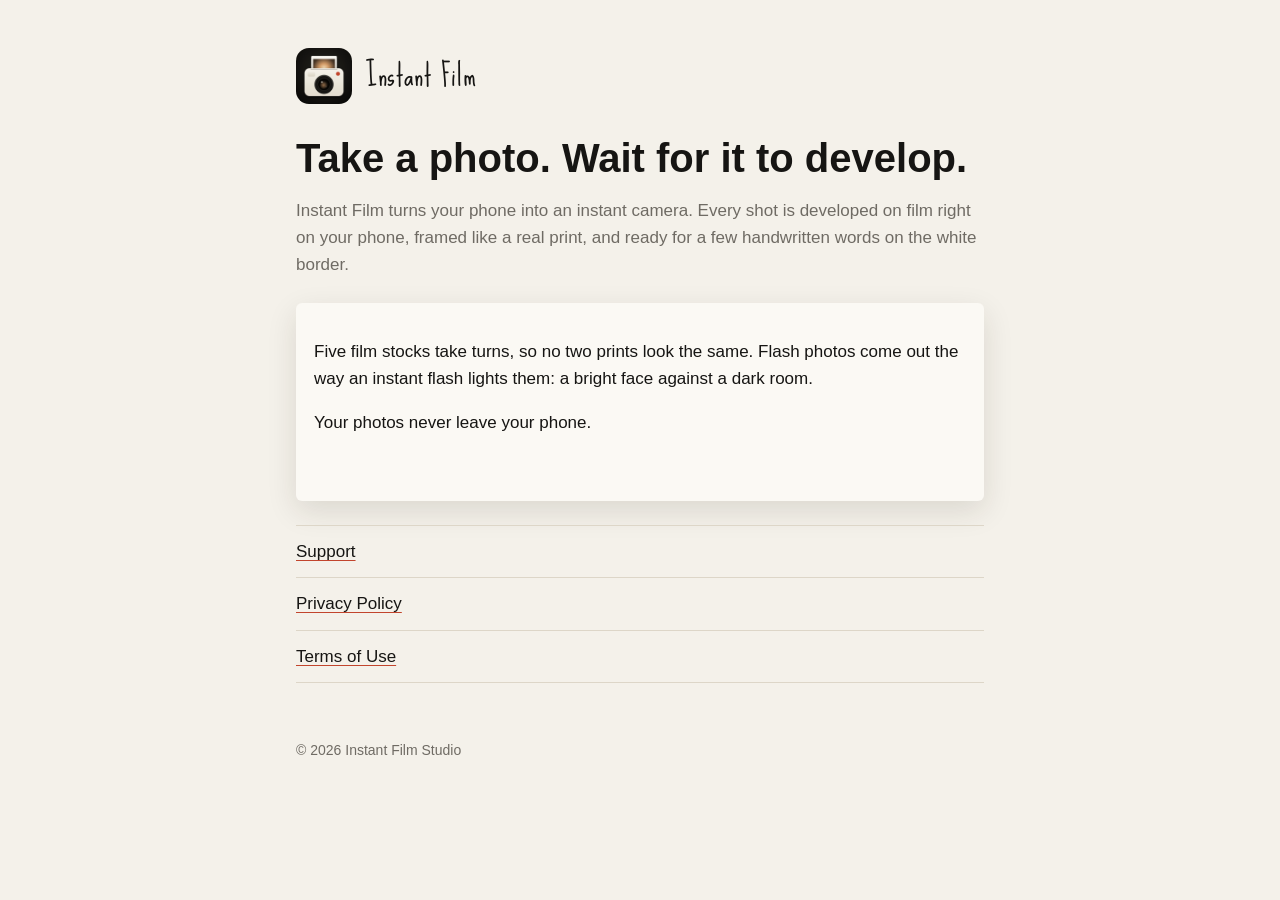
<file: index.html>
<!doctype html>
<html lang="en">
<head>
<meta charset="utf-8">
<meta name="viewport" content="width=device-width, initial-scale=1">
<title>Instant Film</title>
<meta name="description" content="Take a photo, wait for it to develop, keep a beautiful instant print.">
<link rel="icon" href="icon.png">
<link rel="preconnect" href="https://fonts.googleapis.com"><link rel="preconnect" href="https://fonts.gstatic.com" crossorigin><link href="https://fonts.googleapis.com/css2?family=Sue+Ellen+Francisco&display=swap" rel="stylesheet">
<link rel="stylesheet" href="style.css">
</head>
<body>
<main>
  <header class="brand"><img src="icon.png" alt=""><span class="hand" style="font-size:30px">Instant Film</span></header>
  <h1>Take a photo. Wait for it to develop.</h1>
  <p class="muted">Instant Film turns your phone into an instant camera. Every shot is developed on film right on your phone, framed like a real print, and ready for a few handwritten words on the white border.</p>
  <div class="print">
    <p>Five film stocks take turns, so no two prints look the same. Flash photos come out the way an instant flash lights them: a bright face against a dark room.</p>
    <p>Your photos never leave your phone.</p>
  </div>
  <ul class="links">
    <li><a href="support.html">Support</a></li>
    <li><a href="privacy.html">Privacy Policy</a></li>
    <li><a href="terms.html">Terms of Use</a></li>
  </ul>
  <footer>© 2026 Instant Film Studio</footer>
</main>
</body>
</html>
</file>
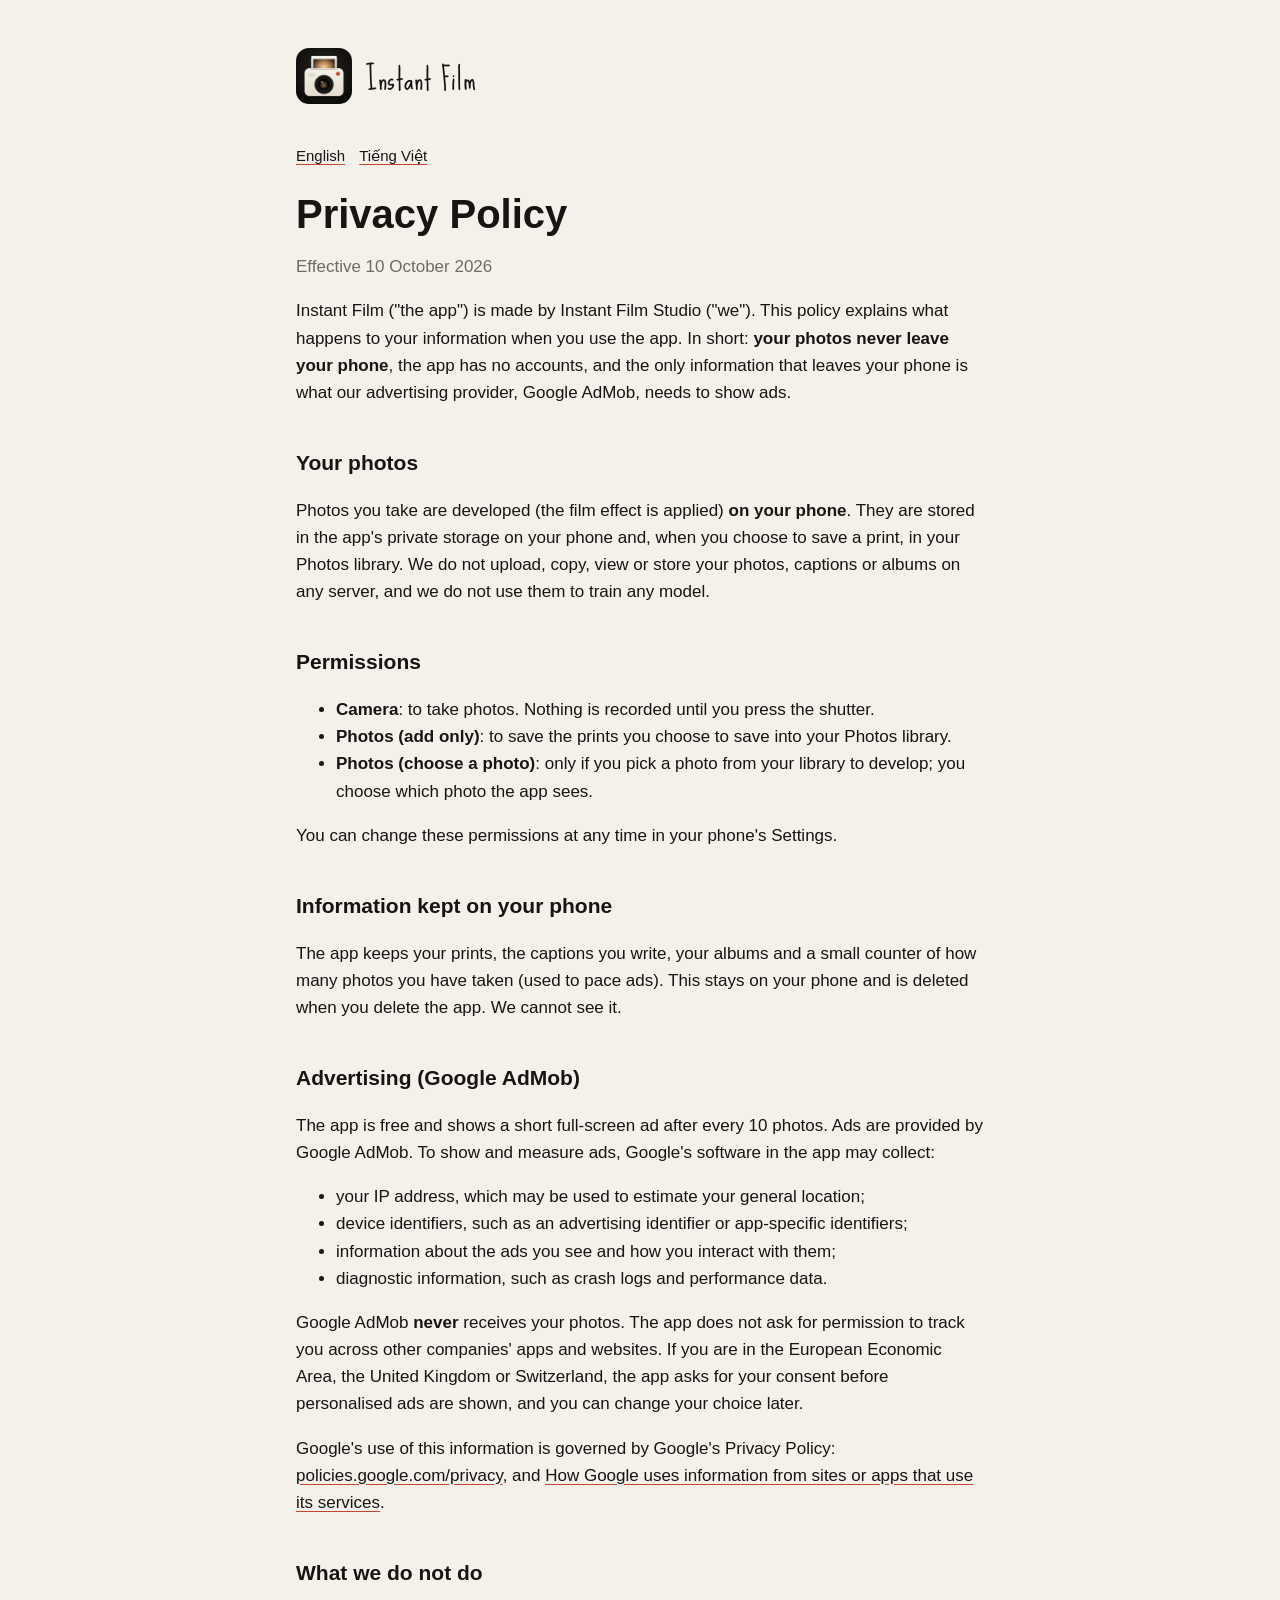
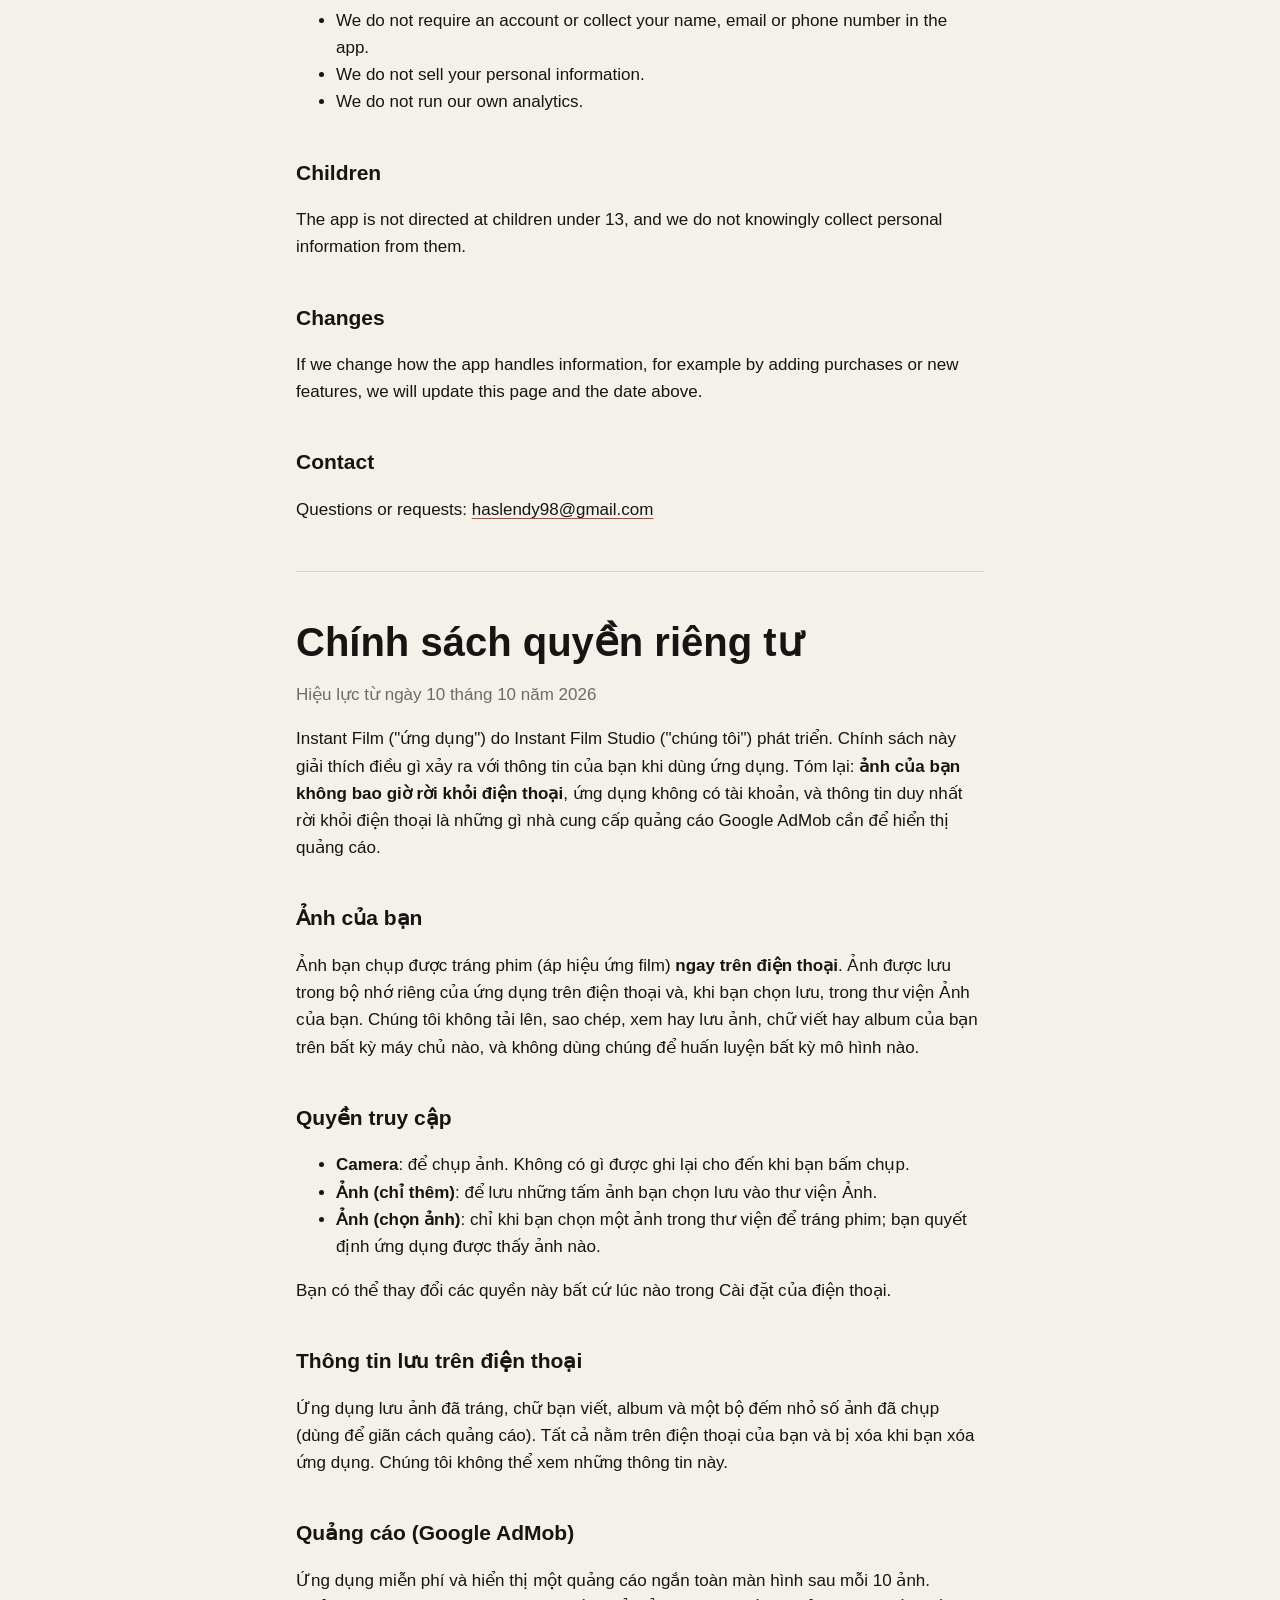
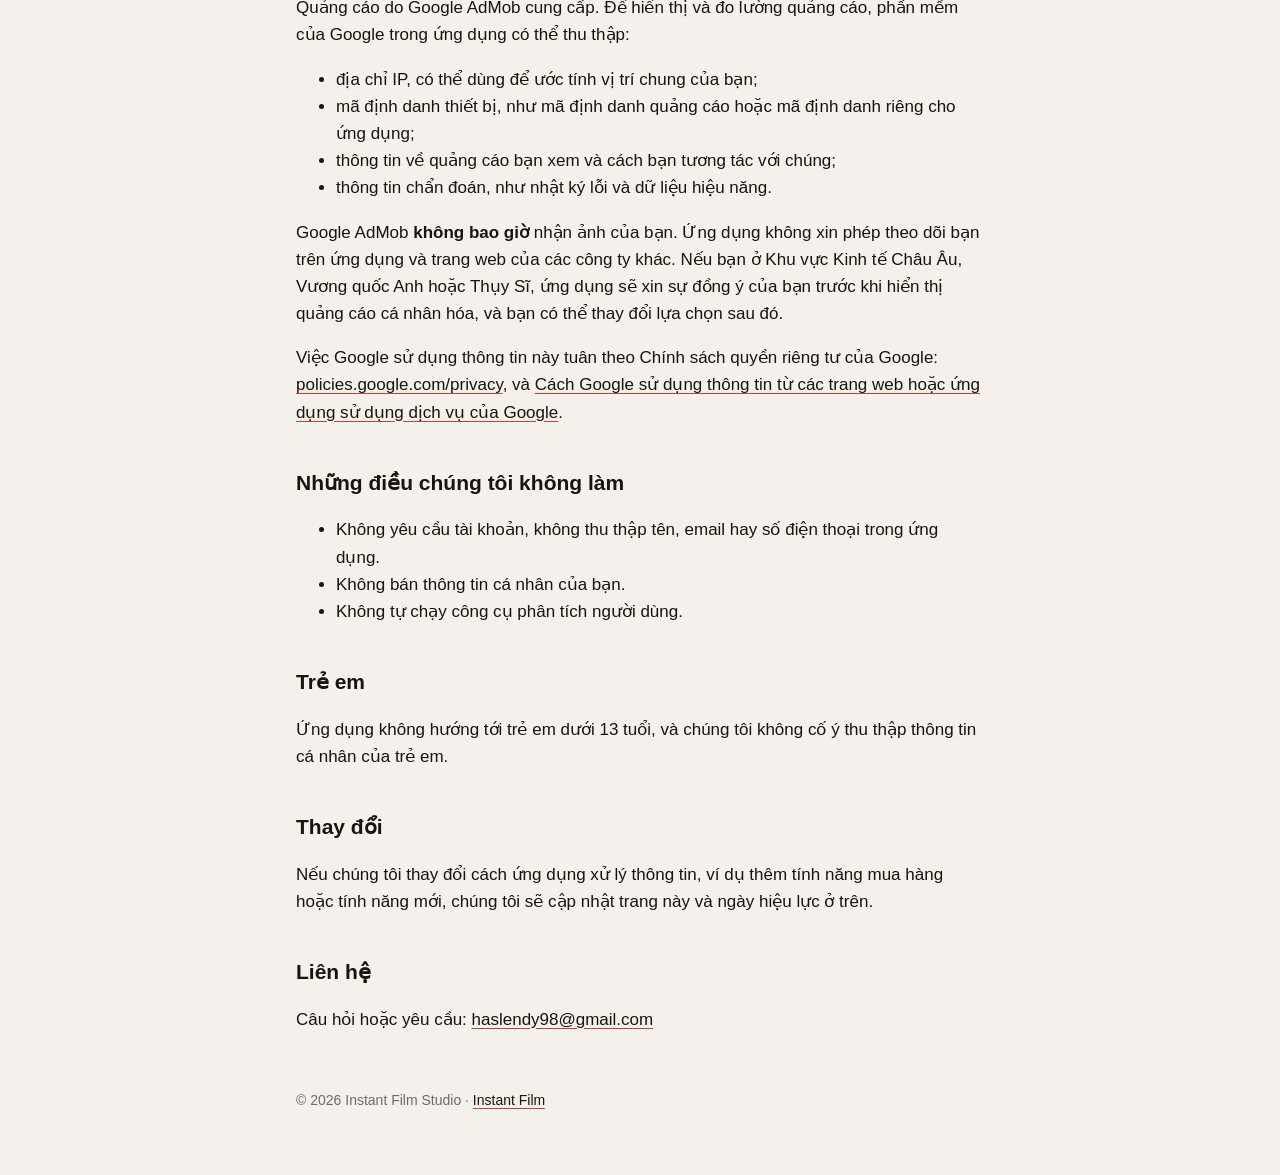
<file: privacy.html>
<!doctype html>
<html lang="en">
<head>
<meta charset="utf-8">
<meta name="viewport" content="width=device-width, initial-scale=1">
<title>Privacy Policy · Instant Film</title>
<link rel="icon" href="icon.png">
<link rel="preconnect" href="https://fonts.googleapis.com"><link rel="preconnect" href="https://fonts.gstatic.com" crossorigin><link href="https://fonts.googleapis.com/css2?family=Sue+Ellen+Francisco&display=swap" rel="stylesheet">
<link rel="stylesheet" href="style.css">
</head>
<body>
<main>
  <header class="brand"><a href="index.html"><img src="icon.png" alt="Instant Film"></a><span class="hand" style="font-size:30px">Instant Film</span></header>
  <nav class="lang"><a href="#en">English</a><a href="#vi">Tiếng Việt</a></nav>

  <section id="en" lang="en">
    <h1>Privacy Policy</h1>
    <p class="muted">Effective 10 October 2026</p>

    <p>Instant Film ("the app") is made by Instant Film Studio ("we"). This policy explains what happens to your information when you use the app. In short: <strong>your photos never leave your phone</strong>, the app has no accounts, and the only information that leaves your phone is what our advertising provider, Google AdMob, needs to show ads.</p>

    <h2>Your photos</h2>
    <p>Photos you take are developed (the film effect is applied) <strong>on your phone</strong>. They are stored in the app's private storage on your phone and, when you choose to save a print, in your Photos library. We do not upload, copy, view or store your photos, captions or albums on any server, and we do not use them to train any model.</p>

    <h2>Permissions</h2>
    <ul>
      <li><strong>Camera</strong>: to take photos. Nothing is recorded until you press the shutter.</li>
      <li><strong>Photos (add only)</strong>: to save the prints you choose to save into your Photos library.</li>
      <li><strong>Photos (choose a photo)</strong>: only if you pick a photo from your library to develop; you choose which photo the app sees.</li>
    </ul>
    <p>You can change these permissions at any time in your phone's Settings.</p>

    <h2>Information kept on your phone</h2>
    <p>The app keeps your prints, the captions you write, your albums and a small counter of how many photos you have taken (used to pace ads). This stays on your phone and is deleted when you delete the app. We cannot see it.</p>

    <h2>Advertising (Google AdMob)</h2>
    <p>The app is free and shows a short full-screen ad after every 10 photos. Ads are provided by Google AdMob. To show and measure ads, Google's software in the app may collect:</p>
    <ul>
      <li>your IP address, which may be used to estimate your general location;</li>
      <li>device identifiers, such as an advertising identifier or app-specific identifiers;</li>
      <li>information about the ads you see and how you interact with them;</li>
      <li>diagnostic information, such as crash logs and performance data.</li>
    </ul>
    <p>Google AdMob <strong>never</strong> receives your photos. The app does not ask for permission to track you across other companies' apps and websites. If you are in the European Economic Area, the United Kingdom or Switzerland, the app asks for your consent before personalised ads are shown, and you can change your choice later.</p>
    <p>Google's use of this information is governed by Google's Privacy Policy: <a href="https://policies.google.com/privacy">policies.google.com/privacy</a>, and <a href="https://policies.google.com/technologies/partner-sites">How Google uses information from sites or apps that use its services</a>.</p>

    <h2>What we do not do</h2>
    <ul>
      <li>We do not require an account or collect your name, email or phone number in the app.</li>
      <li>We do not sell your personal information.</li>
      <li>We do not run our own analytics.</li>
    </ul>

    <h2>Children</h2>
    <p>The app is not directed at children under 13, and we do not knowingly collect personal information from them.</p>

    <h2>Changes</h2>
    <p>If we change how the app handles information, for example by adding purchases or new features, we will update this page and the date above.</p>

    <h2>Contact</h2>
    <p>Questions or requests: <a href="mailto:haslendy98@gmail.com">haslendy98@gmail.com</a></p>
  </section>

  <hr>

  <section id="vi" lang="vi">
    <h1>Chính sách quyền riêng tư</h1>
    <p class="muted">Hiệu lực từ ngày 10 tháng 10 năm 2026</p>

    <p>Instant Film ("ứng dụng") do Instant Film Studio ("chúng tôi") phát triển. Chính sách này giải thích điều gì xảy ra với thông tin của bạn khi dùng ứng dụng. Tóm lại: <strong>ảnh của bạn không bao giờ rời khỏi điện thoại</strong>, ứng dụng không có tài khoản, và thông tin duy nhất rời khỏi điện thoại là những gì nhà cung cấp quảng cáo Google AdMob cần để hiển thị quảng cáo.</p>

    <h2>Ảnh của bạn</h2>
    <p>Ảnh bạn chụp được tráng phim (áp hiệu ứng film) <strong>ngay trên điện thoại</strong>. Ảnh được lưu trong bộ nhớ riêng của ứng dụng trên điện thoại và, khi bạn chọn lưu, trong thư viện Ảnh của bạn. Chúng tôi không tải lên, sao chép, xem hay lưu ảnh, chữ viết hay album của bạn trên bất kỳ máy chủ nào, và không dùng chúng để huấn luyện bất kỳ mô hình nào.</p>

    <h2>Quyền truy cập</h2>
    <ul>
      <li><strong>Camera</strong>: để chụp ảnh. Không có gì được ghi lại cho đến khi bạn bấm chụp.</li>
      <li><strong>Ảnh (chỉ thêm)</strong>: để lưu những tấm ảnh bạn chọn lưu vào thư viện Ảnh.</li>
      <li><strong>Ảnh (chọn ảnh)</strong>: chỉ khi bạn chọn một ảnh trong thư viện để tráng phim; bạn quyết định ứng dụng được thấy ảnh nào.</li>
    </ul>
    <p>Bạn có thể thay đổi các quyền này bất cứ lúc nào trong Cài đặt của điện thoại.</p>

    <h2>Thông tin lưu trên điện thoại</h2>
    <p>Ứng dụng lưu ảnh đã tráng, chữ bạn viết, album và một bộ đếm nhỏ số ảnh đã chụp (dùng để giãn cách quảng cáo). Tất cả nằm trên điện thoại của bạn và bị xóa khi bạn xóa ứng dụng. Chúng tôi không thể xem những thông tin này.</p>

    <h2>Quảng cáo (Google AdMob)</h2>
    <p>Ứng dụng miễn phí và hiển thị một quảng cáo ngắn toàn màn hình sau mỗi 10 ảnh. Quảng cáo do Google AdMob cung cấp. Để hiển thị và đo lường quảng cáo, phần mềm của Google trong ứng dụng có thể thu thập:</p>
    <ul>
      <li>địa chỉ IP, có thể dùng để ước tính vị trí chung của bạn;</li>
      <li>mã định danh thiết bị, như mã định danh quảng cáo hoặc mã định danh riêng cho ứng dụng;</li>
      <li>thông tin về quảng cáo bạn xem và cách bạn tương tác với chúng;</li>
      <li>thông tin chẩn đoán, như nhật ký lỗi và dữ liệu hiệu năng.</li>
    </ul>
    <p>Google AdMob <strong>không bao giờ</strong> nhận ảnh của bạn. Ứng dụng không xin phép theo dõi bạn trên ứng dụng và trang web của các công ty khác. Nếu bạn ở Khu vực Kinh tế Châu Âu, Vương quốc Anh hoặc Thụy Sĩ, ứng dụng sẽ xin sự đồng ý của bạn trước khi hiển thị quảng cáo cá nhân hóa, và bạn có thể thay đổi lựa chọn sau đó.</p>
    <p>Việc Google sử dụng thông tin này tuân theo Chính sách quyền riêng tư của Google: <a href="https://policies.google.com/privacy?hl=vi">policies.google.com/privacy</a>, và <a href="https://policies.google.com/technologies/partner-sites?hl=vi">Cách Google sử dụng thông tin từ các trang web hoặc ứng dụng sử dụng dịch vụ của Google</a>.</p>

    <h2>Những điều chúng tôi không làm</h2>
    <ul>
      <li>Không yêu cầu tài khoản, không thu thập tên, email hay số điện thoại trong ứng dụng.</li>
      <li>Không bán thông tin cá nhân của bạn.</li>
      <li>Không tự chạy công cụ phân tích người dùng.</li>
    </ul>

    <h2>Trẻ em</h2>
    <p>Ứng dụng không hướng tới trẻ em dưới 13 tuổi, và chúng tôi không cố ý thu thập thông tin cá nhân của trẻ em.</p>

    <h2>Thay đổi</h2>
    <p>Nếu chúng tôi thay đổi cách ứng dụng xử lý thông tin, ví dụ thêm tính năng mua hàng hoặc tính năng mới, chúng tôi sẽ cập nhật trang này và ngày hiệu lực ở trên.</p>

    <h2>Liên hệ</h2>
    <p>Câu hỏi hoặc yêu cầu: <a href="mailto:haslendy98@gmail.com">haslendy98@gmail.com</a></p>
  </section>

  <footer>© 2026 Instant Film Studio · <a href="index.html">Instant Film</a></footer>
</main>
</body>
</html>
</file>
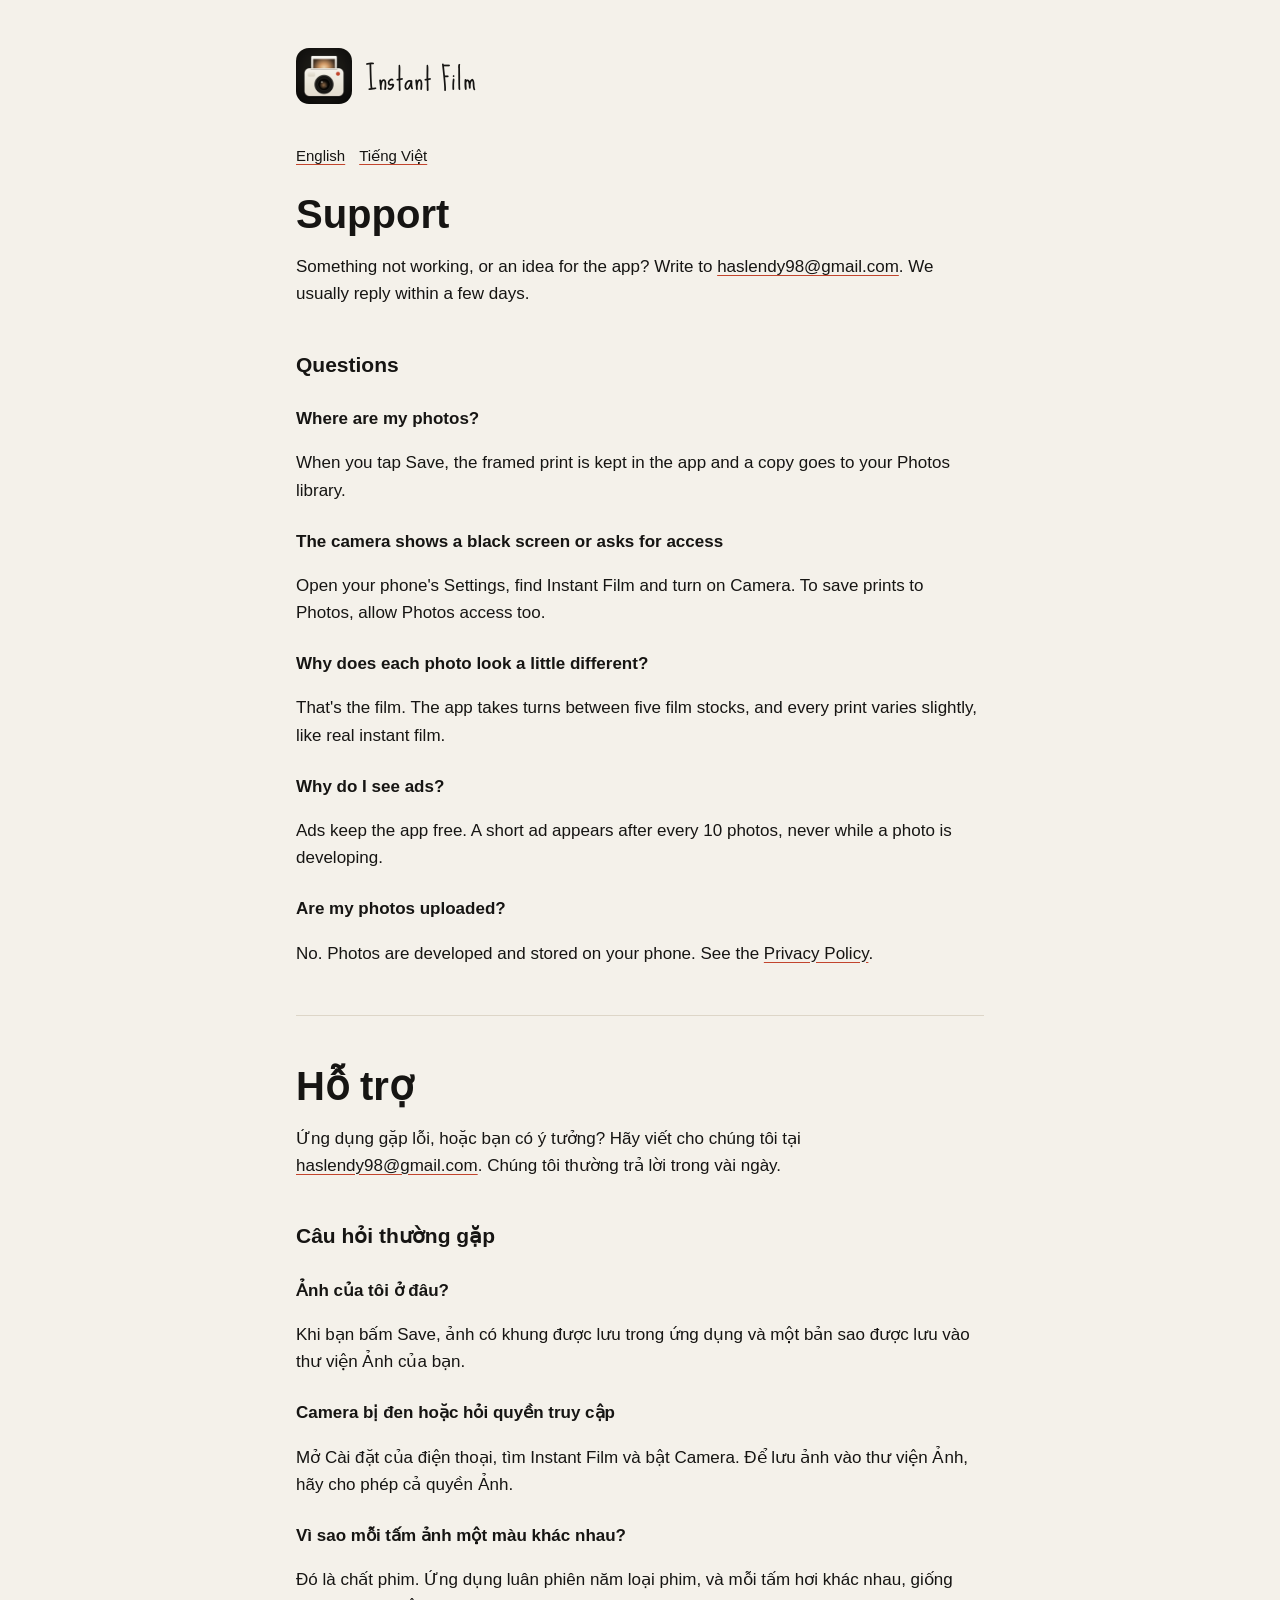
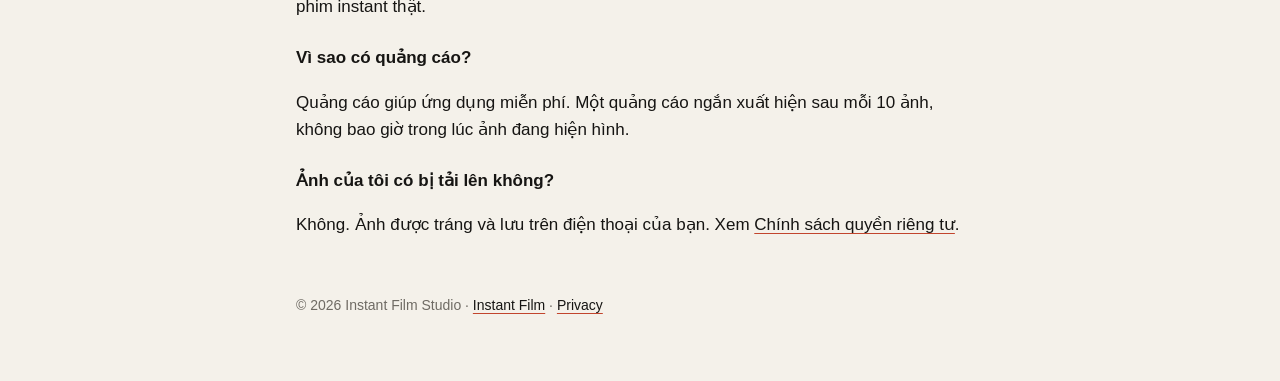
<file: support.html>
<!doctype html>
<html lang="en">
<head>
<meta charset="utf-8">
<meta name="viewport" content="width=device-width, initial-scale=1">
<title>Support · Instant Film</title>
<link rel="icon" href="icon.png">
<link rel="preconnect" href="https://fonts.googleapis.com"><link rel="preconnect" href="https://fonts.gstatic.com" crossorigin><link href="https://fonts.googleapis.com/css2?family=Sue+Ellen+Francisco&display=swap" rel="stylesheet">
<link rel="stylesheet" href="style.css">
</head>
<body>
<main>
  <header class="brand"><a href="index.html"><img src="icon.png" alt="Instant Film"></a><span class="hand" style="font-size:30px">Instant Film</span></header>
  <nav class="lang"><a href="#en">English</a><a href="#vi">Tiếng Việt</a></nav>
  <section id="en" lang="en">
    <h1>Support</h1>
    <p>Something not working, or an idea for the app? Write to <a href="mailto:haslendy98@gmail.com">haslendy98@gmail.com</a>. We usually reply within a few days.</p>
    <h2>Questions</h2>
    <h3>Where are my photos?</h3>
    <p>When you tap Save, the framed print is kept in the app and a copy goes to your Photos library.</p>
    <h3>The camera shows a black screen or asks for access</h3>
    <p>Open your phone's Settings, find Instant Film and turn on Camera. To save prints to Photos, allow Photos access too.</p>
    <h3>Why does each photo look a little different?</h3>
    <p>That's the film. The app takes turns between five film stocks, and every print varies slightly, like real instant film.</p>
    <h3>Why do I see ads?</h3>
    <p>Ads keep the app free. A short ad appears after every 10 photos, never while a photo is developing.</p>
    <h3>Are my photos uploaded?</h3>
    <p>No. Photos are developed and stored on your phone. See the <a href="privacy.html">Privacy Policy</a>.</p>
  </section>
  <hr>
  <section id="vi" lang="vi">
    <h1>Hỗ trợ</h1>
    <p>Ứng dụng gặp lỗi, hoặc bạn có ý tưởng? Hãy viết cho chúng tôi tại <a href="mailto:haslendy98@gmail.com">haslendy98@gmail.com</a>. Chúng tôi thường trả lời trong vài ngày.</p>
    <h2>Câu hỏi thường gặp</h2>
    <h3>Ảnh của tôi ở đâu?</h3>
    <p>Khi bạn bấm Save, ảnh có khung được lưu trong ứng dụng và một bản sao được lưu vào thư viện Ảnh của bạn.</p>
    <h3>Camera bị đen hoặc hỏi quyền truy cập</h3>
    <p>Mở Cài đặt của điện thoại, tìm Instant Film và bật Camera. Để lưu ảnh vào thư viện Ảnh, hãy cho phép cả quyền Ảnh.</p>
    <h3>Vì sao mỗi tấm ảnh một màu khác nhau?</h3>
    <p>Đó là chất phim. Ứng dụng luân phiên năm loại phim, và mỗi tấm hơi khác nhau, giống phim instant thật.</p>
    <h3>Vì sao có quảng cáo?</h3>
    <p>Quảng cáo giúp ứng dụng miễn phí. Một quảng cáo ngắn xuất hiện sau mỗi 10 ảnh, không bao giờ trong lúc ảnh đang hiện hình.</p>
    <h3>Ảnh của tôi có bị tải lên không?</h3>
    <p>Không. Ảnh được tráng và lưu trên điện thoại của bạn. Xem <a href="privacy.html#vi">Chính sách quyền riêng tư</a>.</p>
  </section>
  <footer>© 2026 Instant Film Studio · <a href="index.html">Instant Film</a> · <a href="privacy.html">Privacy</a></footer>
</main>
</body>
</html>
</file>
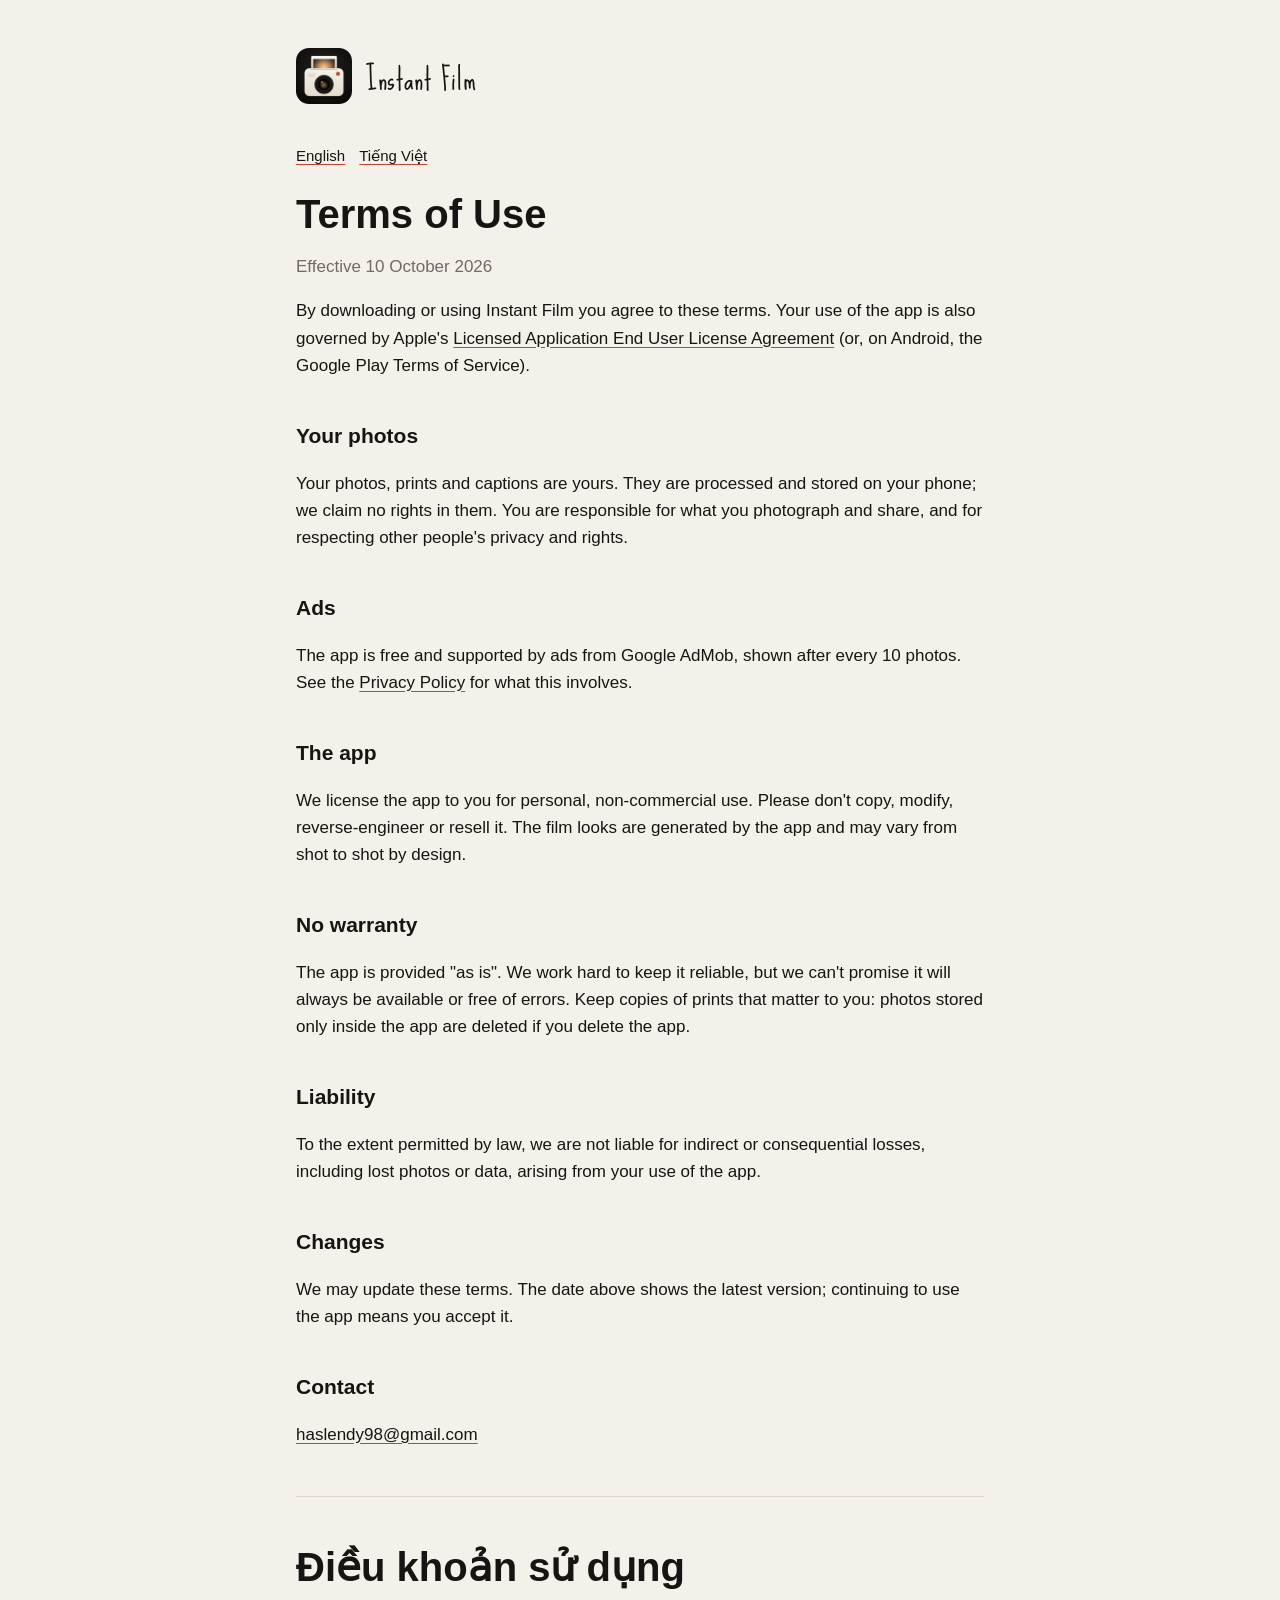
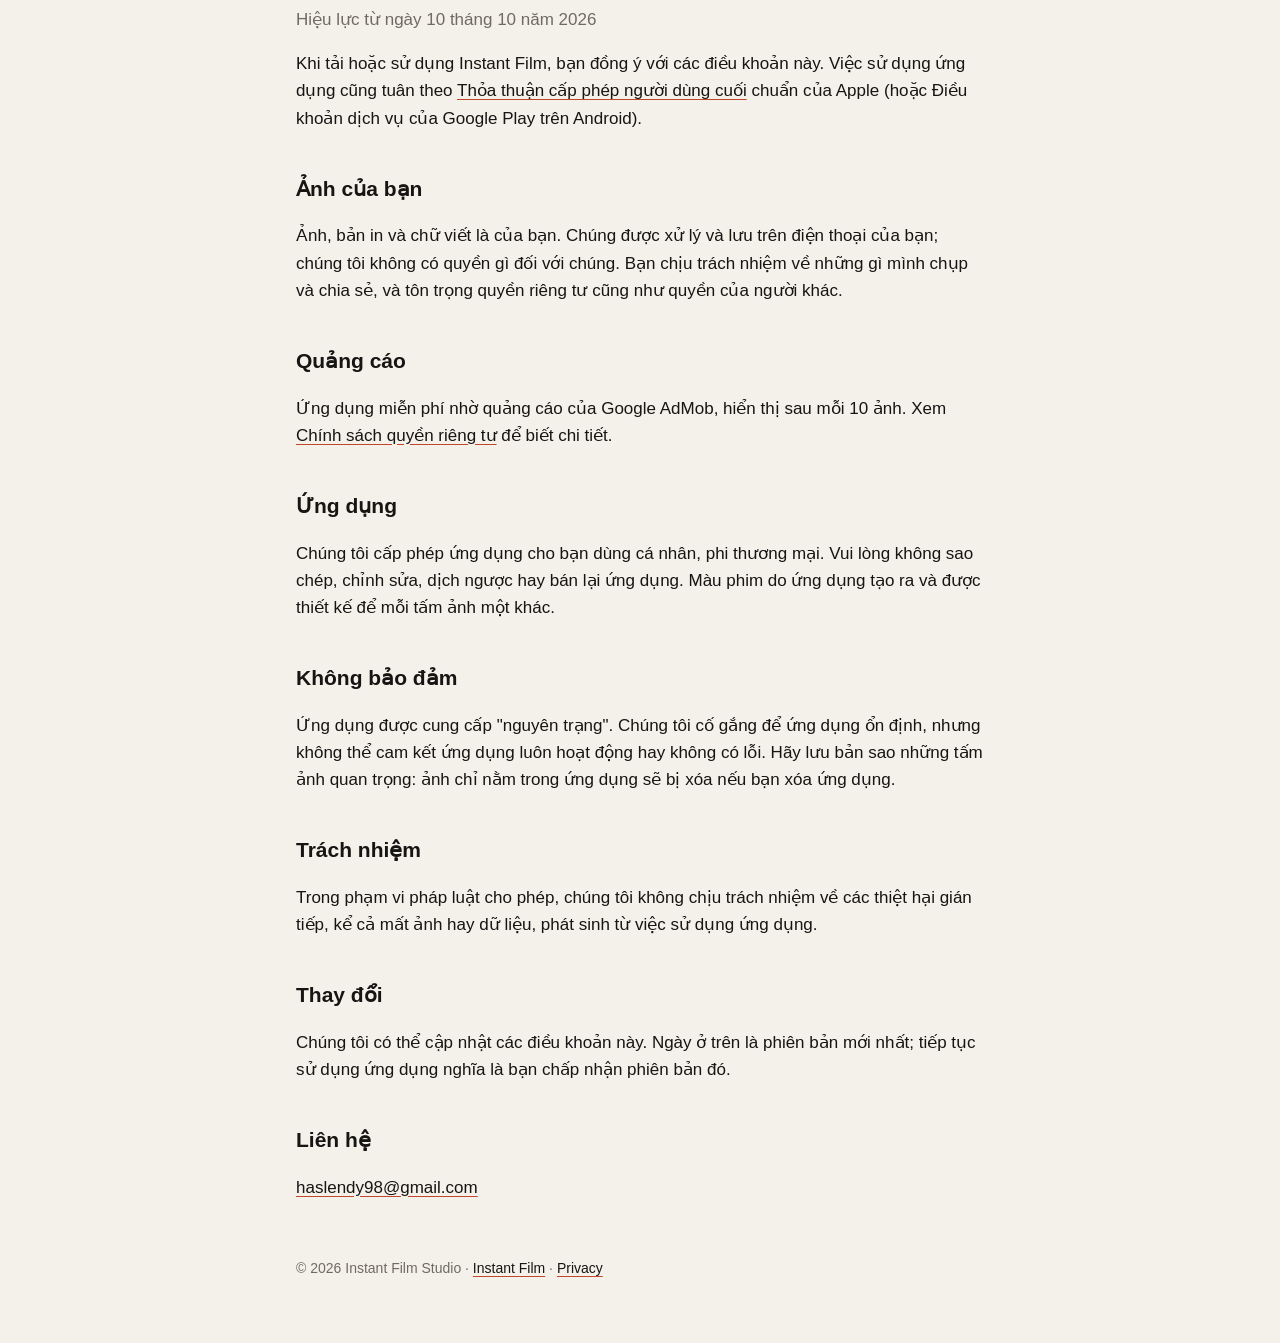
<file: terms.html>
<!doctype html>
<html lang="en">
<head>
<meta charset="utf-8">
<meta name="viewport" content="width=device-width, initial-scale=1">
<title>Terms of Use · Instant Film</title>
<link rel="icon" href="icon.png">
<link rel="preconnect" href="https://fonts.googleapis.com"><link rel="preconnect" href="https://fonts.gstatic.com" crossorigin><link href="https://fonts.googleapis.com/css2?family=Sue+Ellen+Francisco&display=swap" rel="stylesheet">
<link rel="stylesheet" href="style.css">
</head>
<body>
<main>
  <header class="brand"><a href="index.html"><img src="icon.png" alt="Instant Film"></a><span class="hand" style="font-size:30px">Instant Film</span></header>
  <nav class="lang"><a href="#en">English</a><a href="#vi">Tiếng Việt</a></nav>
  <section id="en" lang="en">
    <h1>Terms of Use</h1>
    <p class="muted">Effective 10 October 2026</p>
    <p>By downloading or using Instant Film you agree to these terms. Your use of the app is also governed by Apple's <a href="https://www.apple.com/legal/internet-services/itunes/dev/stdeula/">Licensed Application End User License Agreement</a> (or, on Android, the Google Play Terms of Service).</p>
    <h2>Your photos</h2>
    <p>Your photos, prints and captions are yours. They are processed and stored on your phone; we claim no rights in them. You are responsible for what you photograph and share, and for respecting other people's privacy and rights.</p>
    <h2>Ads</h2>
    <p>The app is free and supported by ads from Google AdMob, shown after every 10 photos. See the <a href="privacy.html">Privacy Policy</a> for what this involves.</p>
    <h2>The app</h2>
    <p>We license the app to you for personal, non-commercial use. Please don't copy, modify, reverse-engineer or resell it. The film looks are generated by the app and may vary from shot to shot by design.</p>
    <h2>No warranty</h2>
    <p>The app is provided "as is". We work hard to keep it reliable, but we can't promise it will always be available or free of errors. Keep copies of prints that matter to you: photos stored only inside the app are deleted if you delete the app.</p>
    <h2>Liability</h2>
    <p>To the extent permitted by law, we are not liable for indirect or consequential losses, including lost photos or data, arising from your use of the app.</p>
    <h2>Changes</h2>
    <p>We may update these terms. The date above shows the latest version; continuing to use the app means you accept it.</p>
    <h2>Contact</h2>
    <p><a href="mailto:haslendy98@gmail.com">haslendy98@gmail.com</a></p>
  </section>
  <hr>
  <section id="vi" lang="vi">
    <h1>Điều khoản sử dụng</h1>
    <p class="muted">Hiệu lực từ ngày 10 tháng 10 năm 2026</p>
    <p>Khi tải hoặc sử dụng Instant Film, bạn đồng ý với các điều khoản này. Việc sử dụng ứng dụng cũng tuân theo <a href="https://www.apple.com/legal/internet-services/itunes/dev/stdeula/">Thỏa thuận cấp phép người dùng cuối</a> chuẩn của Apple (hoặc Điều khoản dịch vụ của Google Play trên Android).</p>
    <h2>Ảnh của bạn</h2>
    <p>Ảnh, bản in và chữ viết là của bạn. Chúng được xử lý và lưu trên điện thoại của bạn; chúng tôi không có quyền gì đối với chúng. Bạn chịu trách nhiệm về những gì mình chụp và chia sẻ, và tôn trọng quyền riêng tư cũng như quyền của người khác.</p>
    <h2>Quảng cáo</h2>
    <p>Ứng dụng miễn phí nhờ quảng cáo của Google AdMob, hiển thị sau mỗi 10 ảnh. Xem <a href="privacy.html#vi">Chính sách quyền riêng tư</a> để biết chi tiết.</p>
    <h2>Ứng dụng</h2>
    <p>Chúng tôi cấp phép ứng dụng cho bạn dùng cá nhân, phi thương mại. Vui lòng không sao chép, chỉnh sửa, dịch ngược hay bán lại ứng dụng. Màu phim do ứng dụng tạo ra và được thiết kế để mỗi tấm ảnh một khác.</p>
    <h2>Không bảo đảm</h2>
    <p>Ứng dụng được cung cấp "nguyên trạng". Chúng tôi cố gắng để ứng dụng ổn định, nhưng không thể cam kết ứng dụng luôn hoạt động hay không có lỗi. Hãy lưu bản sao những tấm ảnh quan trọng: ảnh chỉ nằm trong ứng dụng sẽ bị xóa nếu bạn xóa ứng dụng.</p>
    <h2>Trách nhiệm</h2>
    <p>Trong phạm vi pháp luật cho phép, chúng tôi không chịu trách nhiệm về các thiệt hại gián tiếp, kể cả mất ảnh hay dữ liệu, phát sinh từ việc sử dụng ứng dụng.</p>
    <h2>Thay đổi</h2>
    <p>Chúng tôi có thể cập nhật các điều khoản này. Ngày ở trên là phiên bản mới nhất; tiếp tục sử dụng ứng dụng nghĩa là bạn chấp nhận phiên bản đó.</p>
    <h2>Liên hệ</h2>
    <p><a href="mailto:haslendy98@gmail.com">haslendy98@gmail.com</a></p>
  </section>
  <footer>© 2026 Instant Film Studio · <a href="index.html">Instant Film</a> · <a href="privacy.html">Privacy</a></footer>
</main>
</body>
</html>
</file>
<file: style.css>
:root {
  --paper: #f4f1ea;
  --card: #fbf9f4;
  --ink: #161513;
  --graphite: #6f6b64;
  --rule: #ddd6c8;
  --safelight: #c2452d;
}
@media (prefers-color-scheme: dark) {
  :root {
    --paper: #0d0d0c;
    --card: #171614;
    --ink: #efe9dd;
    --graphite: #a39d92;
    --rule: #2c2a26;
    --safelight: #e0664c;
  }
}
* { box-sizing: border-box; }
html { -webkit-text-size-adjust: 100%; }
body {
  margin: 0;
  background: var(--paper);
  color: var(--ink);
  font: 17px/1.6 -apple-system, BlinkMacSystemFont, "Segoe UI", Roboto, "Helvetica Neue", Arial, sans-serif;
}
main { max-width: 720px; margin: 0 auto; padding: 48px 16px 64px; }
header.brand { display: flex; align-items: center; gap: 14px; margin-bottom: 32px; }
header.brand img { width: 56px; height: 56px; border-radius: 13px; }
header.brand a { color: inherit; text-decoration: none; }
.hand { font-family: "Sue Ellen Francisco", cursive; font-weight: 400; letter-spacing: 0.02em; }
h1 { font-size: 40px; line-height: 1.1; margin: 0 0 8px; }
h1.hand { font-size: 52px; }
h2 { font-size: 21px; margin: 40px 0 8px; }
h3 { font-size: 17px; margin: 24px 0 4px; }
p, li { color: var(--ink); }
.muted { color: var(--graphite); }
a { color: var(--ink); text-decoration-color: var(--safelight); text-underline-offset: 3px; }
nav.lang { margin: 0 0 24px; font-size: 15px; }
nav.lang a { margin-right: 14px; }
.print {
  background: var(--card);
  border-radius: 6px;
  padding: 18px 18px 48px;
  box-shadow: 0 10px 30px rgba(40, 30, 20, 0.12);
  margin: 24px 0;
}
ul.links { list-style: none; padding: 0; margin: 24px 0; }
ul.links li { padding: 12px 0; border-top: 1px solid var(--rule); }
ul.links li:last-child { border-bottom: 1px solid var(--rule); }
footer { margin-top: 56px; font-size: 14px; color: var(--graphite); }
hr { border: 0; border-top: 1px solid var(--rule); margin: 48px 0; }
</file>
